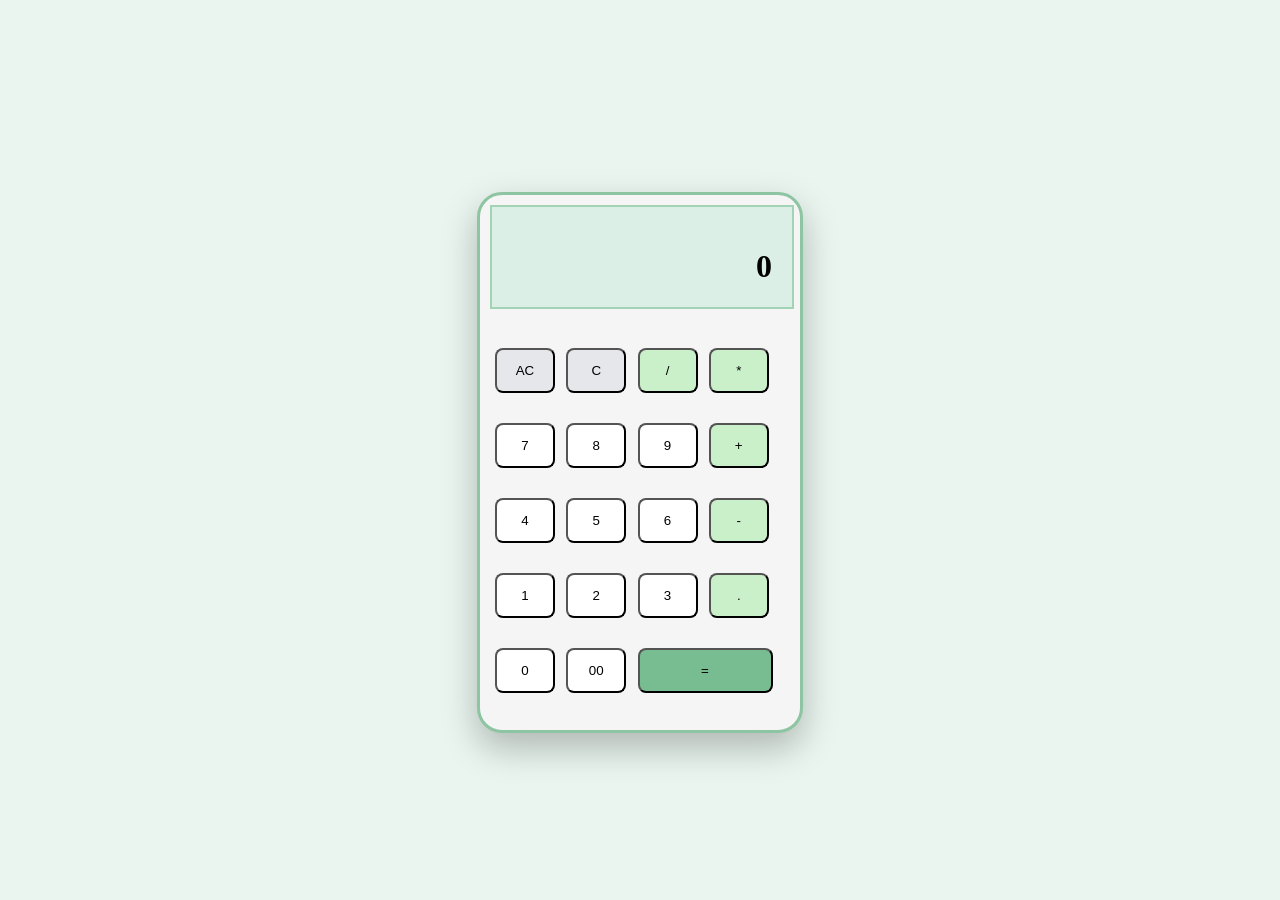
<file: index.html>
<!DOCTYPE html>
<html>
    <head>
        <title>Calculator</title>
         
    </head>
    
    <body>
        <style>
            body {
    
    background-color: #EAF5EF;
    display: flex;
    justify-content: center;
    align-items: center;
    margin-top: 15%;
    
}

.display{
    height: 60px;
    padding: 20px;
    margin: 10px;
    text-align: right;
    background-color: #DCEFE6;
    width: 260px;
    border: 2px solid #a1d3b4
    
    
}
.buttons{
     padding: 15px;
    font-size: 45px;
    height: 45px;
    
}
    
   

.digit{
    background-color: white ;
    height: 45px;
     width: 60px;
     border-radius: 8px;
     box-shadow: none;
}
.clears{
    background-color: #E5E7EB;
    height: 45px;
     width: 60px;
     border-radius: 8px;
    
}
.clear{
   background-color: #E5E7EB;
   height: 45px;
    width: 60px;
    border-radius: 8px;
    
}
.operator{
    background-color: #caf0ca;
    height: 45px;
 width: 60px;
 border-radius: 8px;
 
}

    .equals{
        background-color: #78bc92;
        height: 45px;
         width: 135px;
         border-radius: 8px;

    }
    .calculator{
        box-shadow: 0 15px 35px rgba(0, 0, 0, 0.25);
        border-radius: 25px;
        width: 320px;
        background-color: whitesmoke;
        border: 3px solid #8dc4a2
        
    }

        </style>
        <div class="calculator">
            <div class="display">
                <h1>0</h1>
            </div>
                     <div class="buttons">
            <button class="clears">AC</button>
            <button class="clear">C</button>
            <button class="operator">/</button>
            <button class="operator">*</button>
        </div>
        <div class="buttons">
            <button class="digit">7</button>
            <button class="digit">8</button>
            <button class="digit">9</button>
            <button class="operator">+</button>

        </div>
        <div class="buttons">
            <button class="digit">4</button>
            <button class="digit">5</button>
            <button class="digit">6</button>
            <button class="operator">-</button>

        </div>
        <div class="buttons">
            <button class="digit">1</button>
            <button class="digit">2</button>
            <button class="digit">3</button>
            <button class="operator">.</button>
            

        </div>
        <div class="buttons">
            <button class="digit">0</button>
            <button class="digit">00</button>
            <button class="equals">=</button>
            
            
        </div>
        <br><br>
        </div>
    </body>
</html>
</file>
